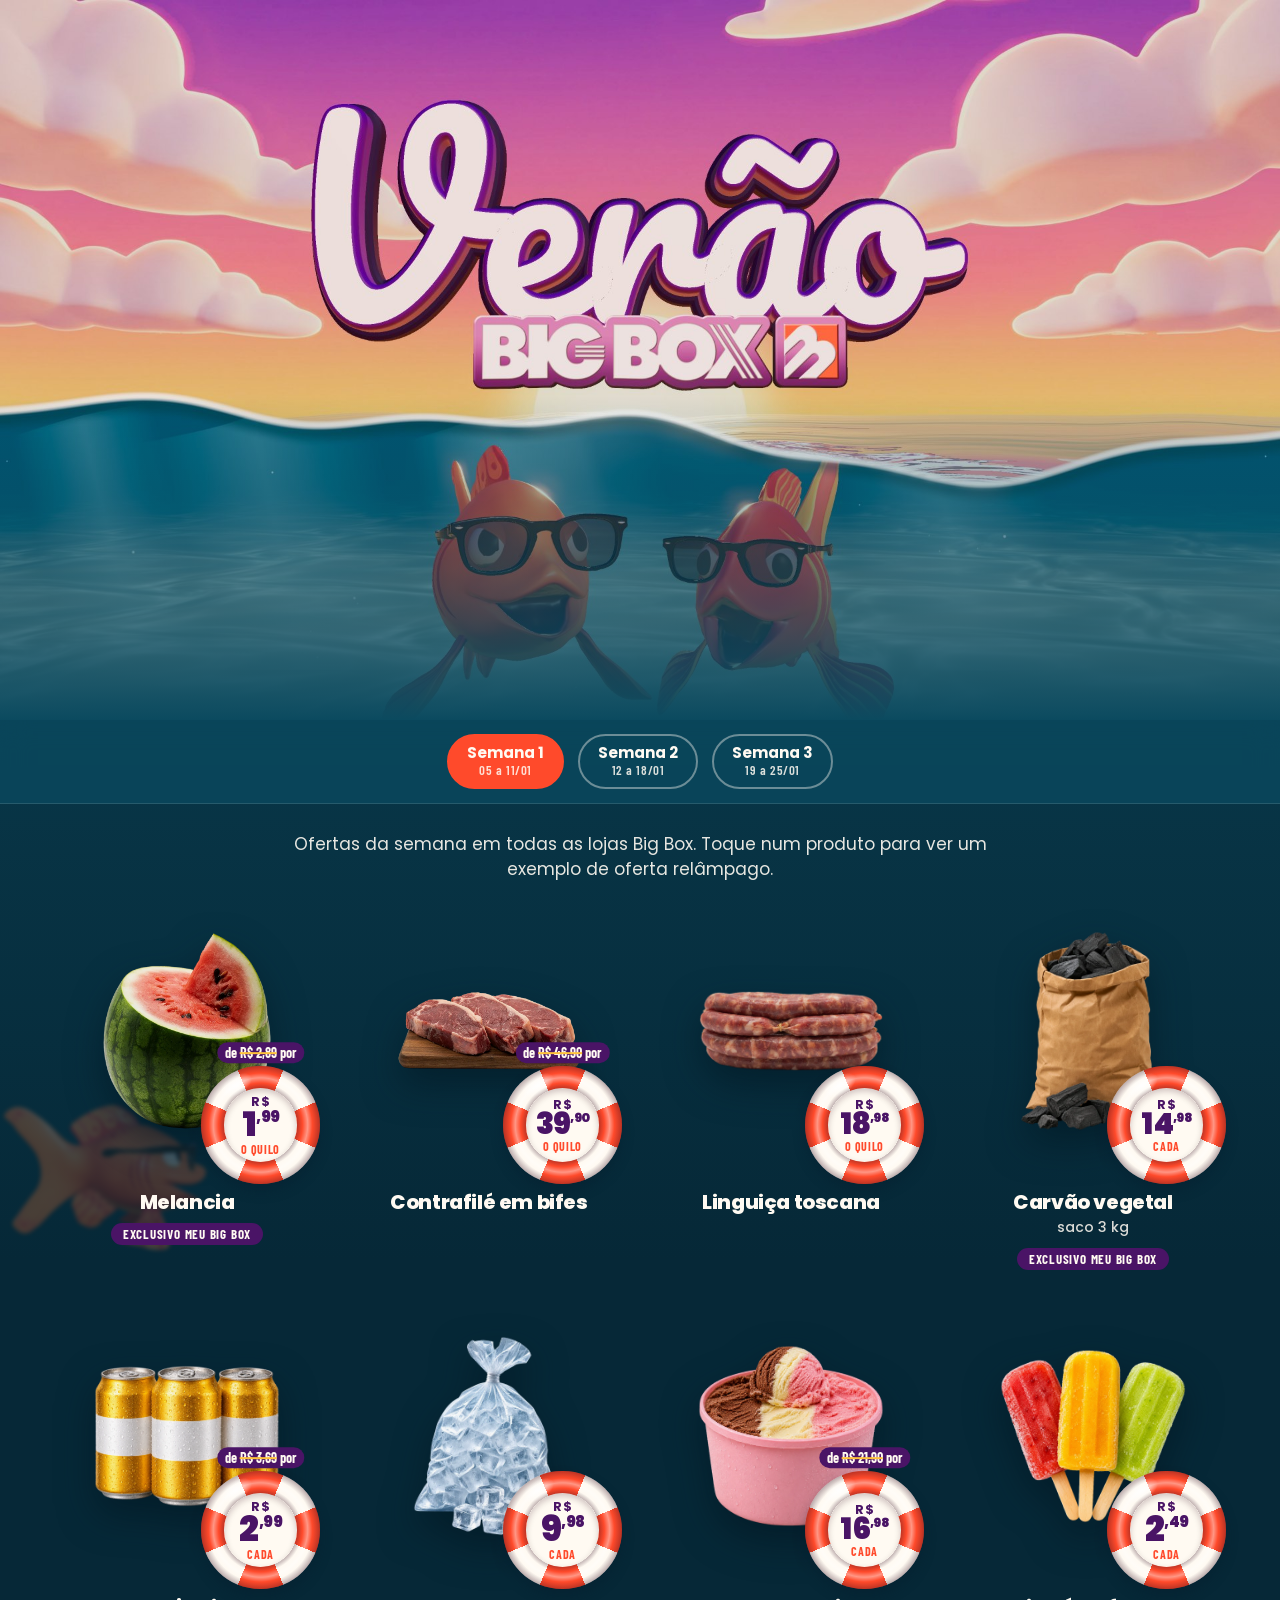
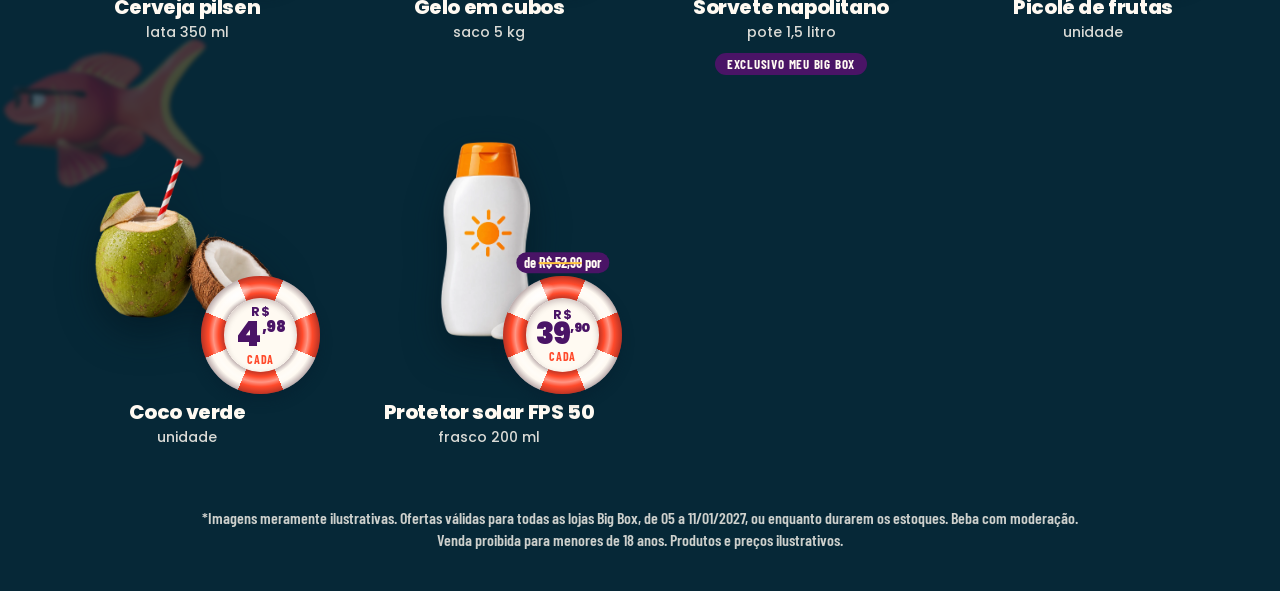
<file: pecas/tabloide.html>
<!doctype html>
<html lang="pt-BR">
<head>
<meta charset="utf-8">
<meta name="viewport" content="width=device-width, initial-scale=1">
<meta name="robots" content="noindex, nofollow">   <!-- proposta: só quem tem o link -->
<title>Tabloide Verão Big Box</title>
<link rel="preconnect" href="https://fonts.googleapis.com"><link rel="preconnect" href="https://fonts.gstatic.com" crossorigin>
<link href="https://fonts.googleapis.com/css2?family=Barlow+Condensed:wght@600;700&family=Poppins:wght@500;700;800;900&display=swap" rel="stylesheet">
<link rel="stylesheet" href="pecas.css">
<link rel="stylesheet" href="tabloide.css">
<style>
  /* Tabloide em tela cheia: a página desce do KV para o fundo do mar (o componente está em tabloide.js / .css). */
  :root { --agua: #0b4a5f; --abismo: #062837; }
  body { margin: 0; font-family: 'Poppins', sans-serif; color: var(--espuma);
    background: linear-gradient(180deg, var(--agua), var(--abismo) 140vh) var(--abismo); }
  .topo { position: relative; }
  .topo img { display: block; width: 100%; aspect-ratio: 16 / 9; object-fit: cover; object-position: center top; }
  .topo::after { content: ''; position: absolute; inset: 55% 0 0; background: linear-gradient(180deg, transparent, var(--agua)); }
  .intro { max-width: 760px; margin: 28px auto 0; padding: 0 16px; text-align: center; font-size: 17px; line-height: 1.5; opacity: .9; }
  main { position: relative; overflow: hidden; }
  .peixe-t { position: absolute; z-index: 0; width: 210px; opacity: .28; filter: blur(2px); pointer-events: none; }   /* longe, ao fundo */
  @media (max-width: 700px) { .topo img { aspect-ratio: 1 / .82; content: url(assets/peca-story-fundo.webp); } }
  @media (prefers-reduced-motion: no-preference) {
    .peixe-t { animation: atravessa var(--t) linear infinite; animation-delay: var(--atraso); }
    .peixe-t.volta { animation-direction: reverse; }
  }
  @keyframes atravessa { from { translate: -320px 0; } to { translate: calc(100vw + 320px) 0; } }
</style>
</head>
<body>
<header class="topo"><img src="assets/kv-submerso-1080.jpg" alt="Verão Big Box: os dois peixes mascotes de óculos escuros nadando sob o título"></header>
<nav class="tab-barra" aria-label="Semana das ofertas"></nav>
<p class="intro">Ofertas da semana em todas as lojas Big Box. Toque num produto para ver um exemplo de oferta relâmpago.</p>
<main>
  <img class="peixe-t" src="assets/peixe-laranja-lado.webp" alt="" style="top: 18%; --t: 26s; --atraso: -6s">
  <img class="peixe-t volta" src="assets/peixe-vermelho-lado.webp" alt="" style="top: 62%; transform: scaleX(-1); --t: 32s; --atraso: -15s">
  <section class="grade-t" aria-live="polite"></section>
</main>
<p class="tab-legal"></p>
<script type="module">
  import { tabloide } from './tabloide.js';
  tabloide(document.body, { semana: +(new URLSearchParams(location.search).get('semana') ?? 1) });
</script>
</body>
</html>
</file>
<file: pecas/pecas.css>
/* Peças Verão Big Box: story 1080×1920, feed/carrossel 1080×1350, desenhadas em px reais da peça.
   Assinatura: o preço vem numa boia salva-vidas (coral e branco) que boia na água do KV. */
:root {
  --roxo: #4a1466;        /* Big Box, selos e texto sobre a areia */
  --tinta: #330d4a;       /* texto longo sobre a areia */
  --coral: #ff4a2b;       /* boia e destaques (vermelho da marca) */
  --espuma: #fffaf2;      /* branco da boia e texto sobre a água */
  --fundo: #0a4a60;       /* água funda: sombras e véus */
  --sol: #ffc23a;         /* preço anterior riscado, aviso de oferta relâmpago */
}
.peca { position: relative; overflow: hidden; font-family: 'Poppins', sans-serif; color: var(--tinta);
  background: var(--bg) center top / 100% auto no-repeat, var(--fundo); isolation: isolate; }
.peca.story { width: 1080px; height: 1920px; }
.peca.feed { width: 1080px; height: 1350px; }
.peca.fundo { background-size: 1296px auto; background-position: center bottom; }   /* fundo do story, só a água (o JS passa a imagem) */
.peca.fundo::before { content: ''; position: absolute; inset: 0; z-index: -1;   /* mais fundo, mais escuro */
  background: linear-gradient(180deg, rgba(6, 50, 68, .15), rgba(6, 40, 58, .62)); }
.peca * { box-sizing: border-box; margin: 0; }

/* ---------- boia de preço ---------- */
.boia { --d: 300px; position: absolute; width: var(--d); height: var(--d); border-radius: 50%; z-index: 3;
  background: repeating-conic-gradient(from -22.5deg, var(--coral) 0 45deg, var(--espuma) 0 90deg);
  box-shadow: 0 calc(var(--d) * .06) calc(var(--d) * .1) rgba(4, 30, 45, .38); }
.boia::before { content: ''; position: absolute; inset: 0; border-radius: 50%;          /* volume do tubo */
  background: radial-gradient(circle closest-side, transparent 0 62%, rgba(40, 0, 20, .28) 62.5%, transparent 71%,
    rgba(255, 255, 255, .42) 80%, transparent 88%, rgba(40, 0, 20, .3) 100%); }
.boia::after { content: ''; position: absolute; left: 14%; top: 9%; width: 30%; height: 16%; border-radius: 50%;
  background: radial-gradient(closest-side, rgba(255, 255, 255, .85), transparent); transform: rotate(-32deg); }
.boia .miolo { position: absolute; inset: 19%; border-radius: 50%; background: var(--espuma); z-index: 1;
  box-shadow: inset 0 calc(var(--d) * .025) calc(var(--d) * .05) rgba(40, 0, 20, .22);
  display: flex; flex-direction: column; align-items: center; justify-content: center; color: var(--roxo); line-height: 1; }
.boia .rs { font-weight: 700; font-size: max(20px, calc(var(--d) * .07)); letter-spacing: .02em; }
.boia .valor { display: flex; align-items: flex-start; font-weight: 900; letter-spacing: -.04em; }
.boia .int { font-size: calc(var(--d) * var(--k, .3)); line-height: .9; }
.boia .dec { font-size: calc(var(--d) * var(--k, .3) * .42); margin-top: .12em; }
.boia .un { font-family: 'Barlow Condensed', sans-serif; font-weight: 700; font-size: max(20px, calc(var(--d) * .062));
  text-transform: uppercase; letter-spacing: .06em; color: var(--coral); margin-top: .2em; }
.boia .de { position: absolute; left: 50%; bottom: 100%; transform: translate(-50%, -14%); white-space: nowrap; z-index: 2;
  font-family: 'Barlow Condensed', sans-serif; font-weight: 700; font-size: max(26px, calc(var(--d) * .09)); color: var(--espuma);
  background: var(--roxo); padding: .12em .55em; border-radius: 99px; }
.boia .de s { text-decoration-color: var(--sol); text-decoration-thickness: .12em; }

/* ---------- textos ---------- */
.selo { position: absolute; z-index: 4; font-family: 'Barlow Condensed', sans-serif; font-weight: 700; text-transform: uppercase;
  letter-spacing: .06em; font-size: 34px; color: var(--espuma); background: var(--roxo); padding: 10px 26px; border-radius: 99px;
  box-shadow: 0 6px 18px rgba(4, 30, 45, .3); }
.titulo { position: absolute; z-index: 4; font-weight: 900; letter-spacing: -.03em; line-height: .95; color: var(--espuma);
  text-shadow: 0 4px 24px rgba(4, 30, 45, .45); }
.nome { font-weight: 800; letter-spacing: -.02em; line-height: 1.02; }
.det { font-weight: 500; opacity: .85; }
.legal { position: absolute; left: 70px; right: 70px; bottom: 44px; z-index: 4; text-align: center;
  font-family: 'Barlow Condensed', sans-serif; font-weight: 600; font-size: 25px; line-height: 1.25; color: var(--tinta); }
.fundo .legal { color: rgba(255, 250, 242, .88); }
.produto { position: absolute; z-index: 2; filter: drop-shadow(0 18px 22px rgba(4, 40, 58, .35)); }
.peixe { position: absolute; z-index: 1; filter: drop-shadow(0 14px 18px rgba(4, 40, 58, .3)); }

/* ---------- story: destaque ---------- */
.destaque .selo { left: 50%; top: 806px; transform: translateX(-50%); }
.destaque .produto { left: 50%; top: 900px; width: 640px; height: 580px; object-fit: contain; transform: translateX(-50%); }
.destaque .boia { --d: 360px; left: 670px; top: 1300px; }   /* no pé do produto */
.destaque .peixe { left: 10px; top: 790px; width: 300px; transform: rotate(-8deg); z-index: 3; }   /* à frente: a cara nunca some atrás do produto */
.destaque .texto { position: absolute; left: 80px; right: 420px; bottom: 150px; z-index: 4; }   /* nome longo cresce para cima */
.destaque .nome { font-size: 92px; }
.destaque .det { font-size: 40px; margin-top: 10px; }

/* abaixo da linha d'água a água escurece com a profundidade: texto branco lê do meio até o pé */
.funda::before { content: ''; position: absolute; inset: 0; z-index: -1;
  background: linear-gradient(180deg, transparent 0 calc(var(--agua) + 4%), rgba(6, 46, 64, .62) 100%); }
.story { --agua: 38.5%; } .feed { --agua: 41.5%; }
.funda .legal { color: rgba(255, 250, 242, .88); }

/* ---------- story: lista ---------- */
.lista .titulo { left: 70px; top: 790px; font-size: 104px; }
.lista .itens { position: absolute; left: 50px; right: 50px; top: 1020px; bottom: 150px; z-index: 2;
  display: flex; flex-direction: column; justify-content: space-between; }
.item { position: relative; display: grid; grid-template-columns: 380px 1fr; align-items: center; gap: 28px; height: 230px; color: var(--espuma); }
.item .foto { height: 100%; display: flex; align-items: center; justify-content: center; }
.item .foto img { max-width: 380px; max-height: 220px; filter: drop-shadow(0 14px 18px rgba(4, 40, 58, .35)); }
.item .nome { font-size: 52px; text-shadow: 0 3px 16px rgba(4, 30, 45, .5); }
.item .det { font-size: 30px; margin-top: 6px; }
.item .boia { --d: 230px; position: absolute; right: 0; top: 50%; margin-top: -115px; }
.item .texto { padding-right: 240px; }
.lista .peixe { left: 600px; top: 770px; width: 400px; }

/* ---------- grade (post e carrossel): 1 ou 2 linhas de 2 ---------- */
.grade .titulo { left: 150px; right: 30px; text-align: center; top: 90px; font-size: 92px; }   /* o peixe nada à esquerda do título */
.grade .itens { position: absolute; left: 40px; right: 40px; top: 260px; bottom: 150px; z-index: 2;
  display: grid; grid-template-columns: 1fr 1fr; gap: 44px 30px; }
.grade .itens.um { top: 400px; bottom: 170px; }
.grade .itens.um .foto img { max-width: 92%; }
.grade .cel { position: relative; min-height: 0; display: flex; flex-direction: column; align-items: flex-start; justify-content: flex-end; padding-left: 3%;
  color: var(--espuma); text-align: left; }
.grade .cel { --bd: 210px; } .grade .itens:not(.um) .cel { --bd: 186px; }
.grade .cel .foto { position: relative; flex: 1; min-height: 0; width: 100%; display: flex; align-items: center; justify-content: flex-start;
  padding-top: 20px; margin-bottom: calc(var(--bd) * .45 + 6px); }
.grade .cel .foto img { max-width: 64%;   /* produto à esquerda, boia ao lado no pé */ max-height: 100%; filter: drop-shadow(0 14px 18px rgba(0, 20, 30, .45)); }
.grade .cel .nome { font-size: 42px; text-shadow: 0 3px 14px rgba(4, 30, 45, .45); } .grade .cel .det { font-size: 27px; }
.grade .cel .boia { --d: var(--bd); right: -6px; bottom: calc(var(--bd) * -.45); }
.grade .peixe { width: 210px; left: -40px; top: 70px; }
.dupla .titulo { left: 0; right: 0; top: 600px; font-size: 88px; }
.dupla .itens, .dupla .itens.um { top: 740px; bottom: 110px; }
.dupla .cel { --bd: 230px; }

/* ---------- carrossel: capa ---------- */
.capa .titulo { left: 0; right: 0; text-align: center; top: 650px; font-size: 118px; }
.capa .arraste { left: 50%; top: 1220px; transform: translateX(-50%); }
.capa .pa { left: 140px; top: 900px; width: 320px; transform: rotate(-8deg); }
.capa .pb { right: 140px; top: 915px; width: 290px; transform: rotate(8deg); }

/* ---------- vida: só na página (o PNG sai parado) ---------- */
.bolha { position: absolute; z-index: 1; border-radius: 50%; pointer-events: none;
  background: radial-gradient(circle at 35% 30%, rgba(255, 255, 255, .9) 0 12%, rgba(255, 255, 255, .15) 30%, rgba(255, 255, 255, .05) 60%, rgba(255, 255, 255, .5) 100%);
  box-shadow: inset 0 0 0 1.5px rgba(255, 255, 255, .45); }
@media (prefers-reduced-motion: no-preference) {
  html:not(.parado) .flutua { animation: flutua 4.8s ease-in-out infinite; animation-delay: var(--atraso, 0s); }
  html:not(.parado) .boia.flutua { animation-name: boia; }
  html:not(.parado) .bolha { animation: sobe var(--t, 9s) linear infinite; animation-delay: var(--atraso, 0s); }
  html:not(.parado) .nada { animation: nada 14s linear infinite; }
}
@keyframes flutua { 50% { translate: 0 -14px; rotate: 1.2deg; } }
@keyframes boia { 0%, 100% { rotate: -4deg; translate: 0 0; } 50% { rotate: 5deg; translate: 0 -16px; } }
@keyframes sobe { from { translate: 0 0; opacity: 0; } 10% { opacity: 1; } to { translate: 0 -900px; opacity: 0; } }
@keyframes nada { from { translate: -1500px 0; } to { translate: 700px 0; } }
</file>
<file: pecas/tabloide.css>
/* Tabloide digital (componente): barra de semanas, grade de ofertas, oferta relâmpago.
   Usado em tabloide.html (tela cheia) e no capítulo do tabloide da landing. Precisa de pecas.css (boia e cores). */
.tab-barra { position: sticky; top: 0; z-index: 10; display: flex; flex-wrap: wrap; align-items: center; justify-content: center; gap: 10px 14px;
  padding: 14px 16px; background: rgba(11, 74, 95, .78); backdrop-filter: blur(14px); -webkit-backdrop-filter: blur(14px);
  border-bottom: 1px solid rgba(255, 250, 242, .12); }
.tab-barra button { font: 700 15px/1.1 'Poppins', sans-serif; color: var(--espuma); background: transparent; cursor: pointer;
  border: 2px solid rgba(255, 250, 242, .4); border-radius: 99px; padding: 9px 18px; }
.tab-barra button small { display: block; font: 600 13px 'Barlow Condensed', sans-serif; letter-spacing: .04em; opacity: .85; }
.tab-barra button[aria-pressed=true] { background: var(--coral); border-color: var(--coral); }
.tab-barra button:focus-visible, .oferta:focus-visible { outline: 3px solid var(--sol); outline-offset: 3px; }
.grade-t { position: relative; z-index: 1; max-width: 1180px; margin: 0 auto; padding: 36px 16px 40px;
  display: grid; grid-template-columns: repeat(auto-fill, minmax(230px, 1fr)); gap: 46px 28px; }
.oferta { container-type: inline-size; position: relative; display: flex; flex-direction: column; align-items: center; text-align: center; gap: 4px;
  background: none; border: 0; padding: 12px 8px 8px; color: var(--espuma); font: inherit; font-family: 'Poppins', sans-serif; cursor: pointer; border-radius: 28px; }
.oferta:hover { background: rgba(255, 250, 242, .05); }
.oferta .foto { --bd: clamp(96px, 46cqi, 136px); position: relative; height: 200px; width: 100%; display: flex; align-items: center; justify-content: center;
  margin-bottom: calc(var(--bd) * .45 + 4px); }
.oferta .foto img { max-width: 72%; max-height: 100%; filter: drop-shadow(0 16px 18px rgba(0, 18, 28, .5)); transition: transform .4s; }
.oferta:hover .foto img { transform: translateY(-8px) rotate(-2deg); }
.oferta .nome { font-size: 20px; font-weight: 800; letter-spacing: -.02em; line-height: 1.05; } .oferta .det { font-size: 14px; opacity: .85; }
.oferta .meu { font: 700 13px 'Barlow Condensed', sans-serif; letter-spacing: .06em; text-transform: uppercase;
  background: var(--roxo); border-radius: 99px; padding: 3px 12px; margin-top: 6px; }
.oferta .boia { --d: var(--bd); right: -4px; bottom: calc(var(--bd) * -.45); }   /* no pé da foto: nunca cobre o topo do produto */
.oferta .boia .rs { font-size: 13px; } .oferta .boia .un { font-size: 12px; } .oferta .boia .de { font-size: 14px; }
/* oferta relâmpago: a boia vira sol, gira e o preço cai */
.oferta .raio { display: none; font: 700 14px 'Barlow Condensed', sans-serif; letter-spacing: .04em; text-transform: uppercase;
  color: var(--roxo); background: var(--sol); border-radius: 99px; padding: 4px 12px; margin-top: 6px; font-variant-numeric: tabular-nums; }
.oferta[aria-pressed=true] .raio { display: inline-block; }
.oferta[aria-pressed=true] .boia { background: repeating-conic-gradient(from -22.5deg, var(--sol) 0 45deg, var(--espuma) 0 90deg); }
.tab-legal { max-width: 900px; margin: 0 auto; padding: 10px 16px 40px; text-align: center; font: 600 16px/1.4 'Barlow Condensed', sans-serif; opacity: .8; }
@media (max-width: 700px) {
  .tab-barra { flex-wrap: nowrap; gap: 8px; padding: 10px 12px; } .tab-barra button { font-size: 14px; padding: 7px 12px; }
  .oferta .meu { font-size: 11px; white-space: nowrap; padding: 3px 9px; }
  .grade-t { grid-template-columns: 1fr 1fr; gap: 30px 10px; }
  .oferta .foto { height: 140px; --bd: clamp(84px, 46cqi, 112px); } .oferta .nome { font-size: 16px; }
  .oferta .boia .rs { font-size: 11px; } .oferta .boia .un { font-size: 10px; } .oferta .boia .de { font-size: 12px; }
}
@media (prefers-reduced-motion: no-preference) {
  .entra { animation: sobe .7s cubic-bezier(.2, .8, .2, 1.1) both; animation-delay: calc(var(--i) * 55ms); }
  .sai { animation: afunda .45s ease-in both; animation-delay: calc(var(--i) * 30ms); }
  .oferta[aria-pressed=true] .boia { animation: gira .7s cubic-bezier(.3, 1.4, .5, 1); }
}
@keyframes sobe { from { opacity: 0; translate: 0 90px; scale: .92; } }
@keyframes afunda { to { opacity: 0; translate: 0 120px; } }
@keyframes gira { from { rotate: -360deg; scale: .7; } }
</file>
